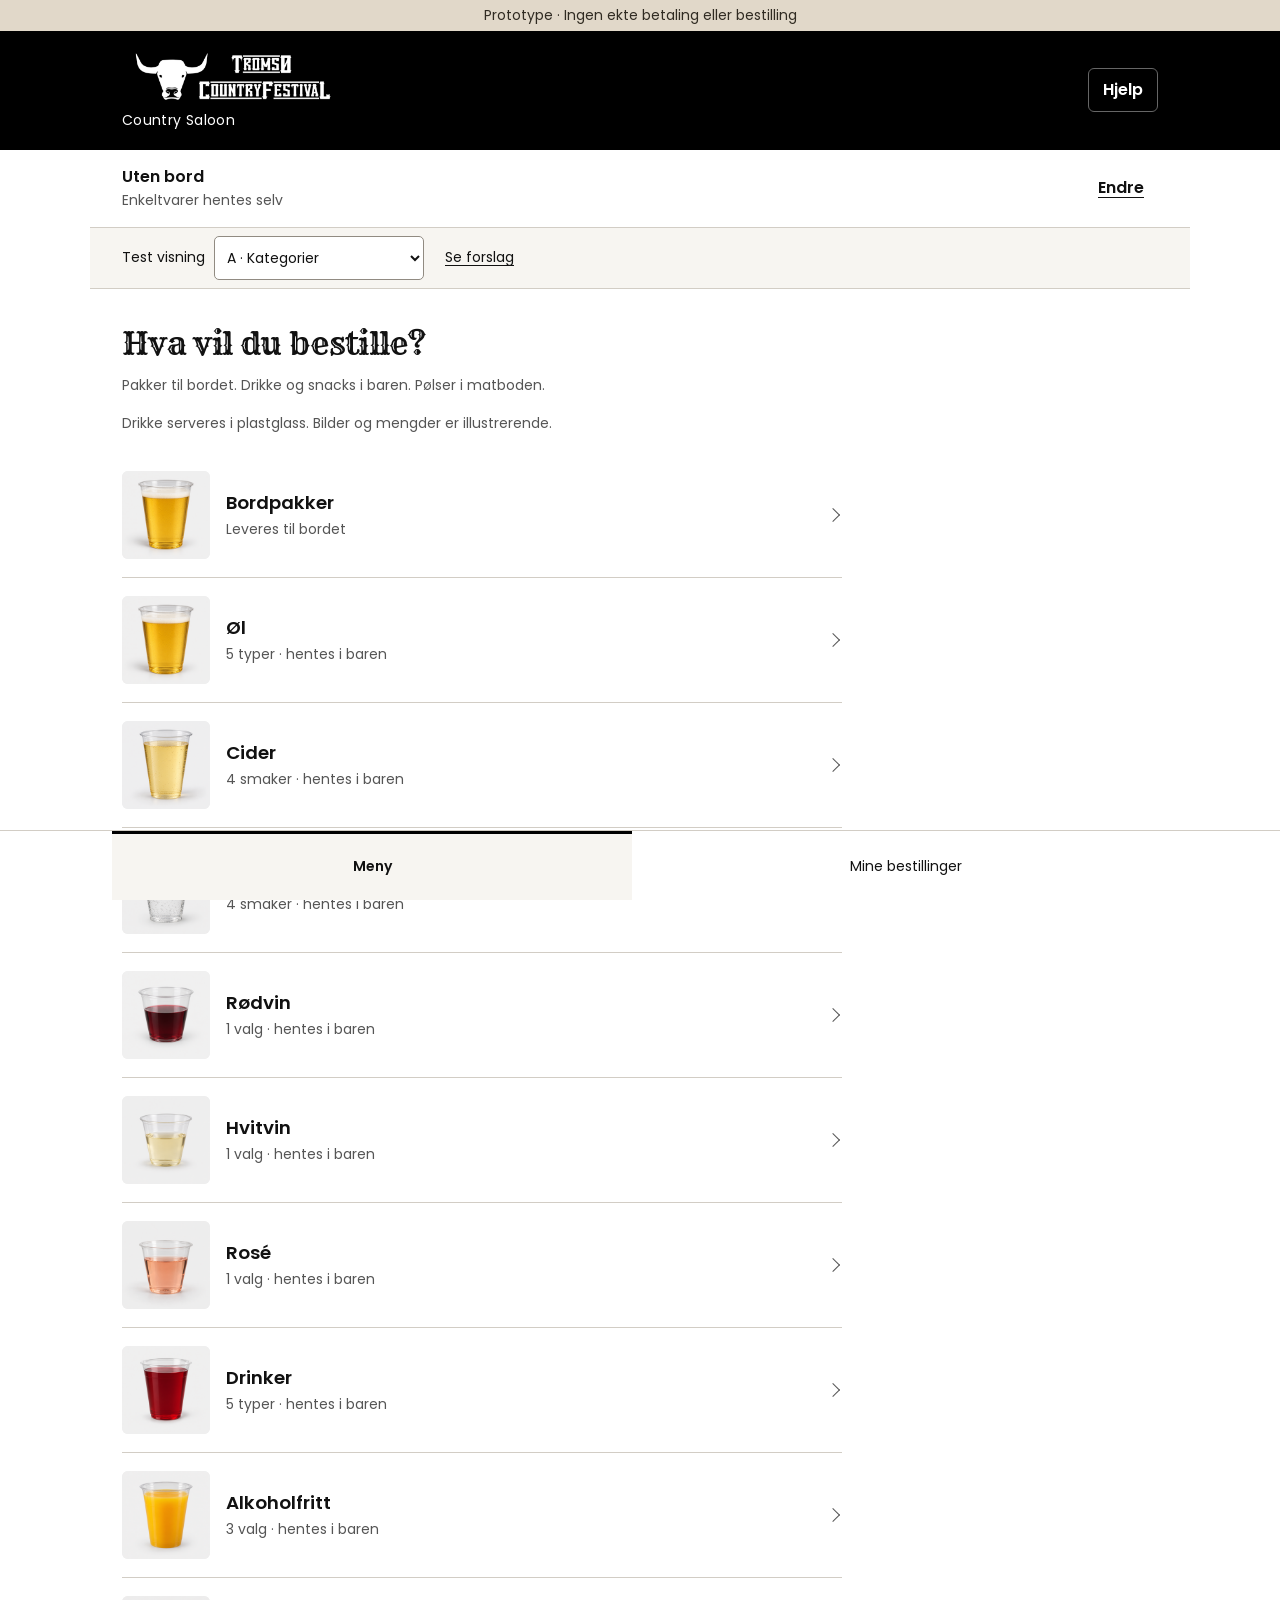
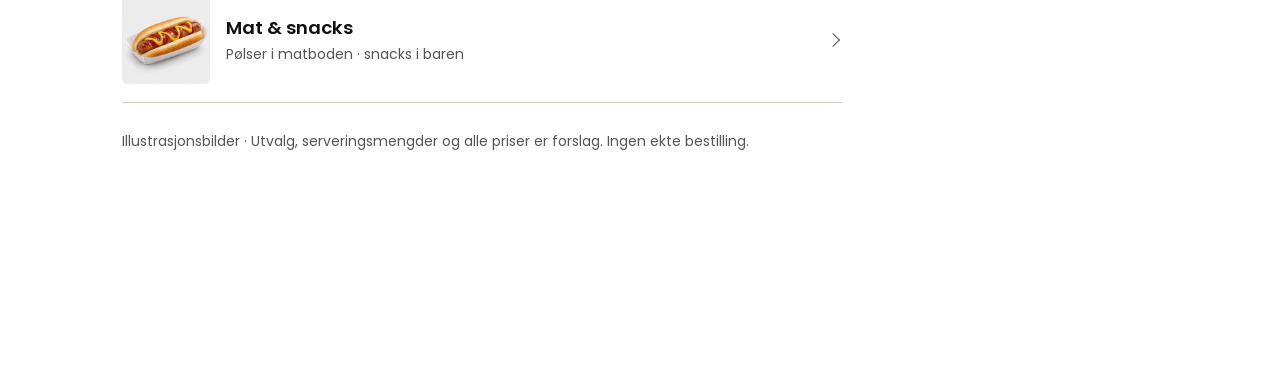
<file: index.html>
<!doctype html>
<html lang="nb"><head><meta charset="utf-8"><meta name="viewport" content="width=device-width,initial-scale=1,viewport-fit=cover"><meta name="theme-color" content="#000"><title>Country Saloon · Bestilling</title><link rel="stylesheet" href="styles.css?v=4"><script src="menu-data.js?v=4" defer></script><script src="app.js?v=4" defer></script></head><body>
<a class="skip" href="#main">Hopp til innhold</a><div class="demo-strip">Prototype · Ingen ekte betaling eller bestilling</div>
<header><div class="header-inner"><a class="brand" href="#meny"><img src="assets/logo.png" alt="Tromsø Countryfestival"><span>Country Saloon</span></a><button data-action="help">Hjelp</button></div></header>
<div class="location" id="location"><div><strong id="table-label">Uten bord</strong><small id="table-detail">Enkeltvarer hentes selv</small></div><button data-action="table">Endre</button></div>
<div class="prototype" id="prototype"><label for="layout">Test visning</label><select id="layout"><option value="A">A · Kategorier</option><option value="B">B · Leveringssted</option><option value="C">C · Menyliste</option></select><a href="design.html">Se forslag</a></div>
<div id="notice" class="notice" role="status" hidden></div><main id="main" tabindex="-1" aria-busy="true"><h1>Bestill mat og drikke</h1><p>Henter menyen …</p></main>
<div class="cart-dock" id="cart-dock" hidden></div><nav class="bottom-nav" id="nav" aria-label="Hovedmeny"><button data-action="menu">Meny</button><button data-action="orders">Mine bestillinger <span id="order-count"></span></button></nav>
<dialog id="table-dialog" aria-labelledby="table-title"><form id="table-form"><div class="dialog-top"><h2 id="table-title">Hvor sitter du?</h2><button type="button" data-close="table-dialog">Lukk</button></div><p>Pakker leveres til bordet. Enkeltvarer hentes i baren, og pølser i matboden.</p><label class="field-label" for="table-select">Bord</label><select id="table-select"><option value="">Uten bord · jeg henter selv</option></select><p class="muted">Bordnummeret står på bordet. Pakker i kurven beholdes hvis du bytter til «Uten bord», men kan ikke bestilles før et bord er valgt.</p><button class="primary full" type="submit">Bruk dette valget</button></form></dialog>
<dialog id="help-dialog" aria-labelledby="help-title"><div class="dialog-top"><h2 id="help-title">Om prototypen</h2><button data-close="help-dialog">Lukk</button></div><p><strong>Ingen ekte betaling eller bestilling.</strong> Alle priser er arbeidsforslag. Utvalg, oppskrifter og full allergeninformasjon må avklares før salg.</p><p>Drikken serveres i plastglass. Bildene er illustrasjoner; farge og fyllingsnivå er ikke en produktspesifikasjon. Vin kjøpes inn separat fra Mack. Merker og oppskrifter for drinker avklares.</p><h3>Slik tester du</h3><p>Velg varer, kontroller hentested og gjennomfør demobetaling. Pakker krever et bord. Enkeltvarer hentes i baren; pølser hentes i matboden.</p><p>Under «Mine bestillinger» finner du lagrede ordrenumre og status. Personalevisningen kan endre status for hvert leveringssted.</p><p class="note"><strong>Dette er en lokal demo.</strong> Bestillinger deles bare mellom faner i samme nettleser på samme enhet. Telefonen og datamaskinen deler ikke ordre. GitHub Pages har ingen delt server i denne prototypen.</p><p><a id="staff-link" class="button full" href="?visning=personale" target="_blank" rel="noopener">Åpne personalevisning i ny fane</a></p><details class="test-panel"><summary>Test betalingsfeil og designforslag</summary><label class="check"><input type="checkbox" id="fail-payment">La neste demobetaling feile</label><p class="muted">Kurven beholdes. Prøv igjen for å fullføre.</p><p>Alternativ A med kategorier er valgt som startvisning for prototypen. B og C er fortsatt tilgjengelige for sammenligning.</p><a href="design.html">Se alle tre designforslag</a></details><p class="muted">Demobestillinger blir borte hvis nettleserdataene tømmes. Ikke legg inn ekte betalingsopplysninger.</p></dialog>
<div class="sr-only" id="announcer" role="status" aria-live="polite" aria-atomic="true"></div><noscript><p class="notice">Slå på JavaScript i nettleseren for å teste prototypen.</p></noscript>
</body></html>
</file>
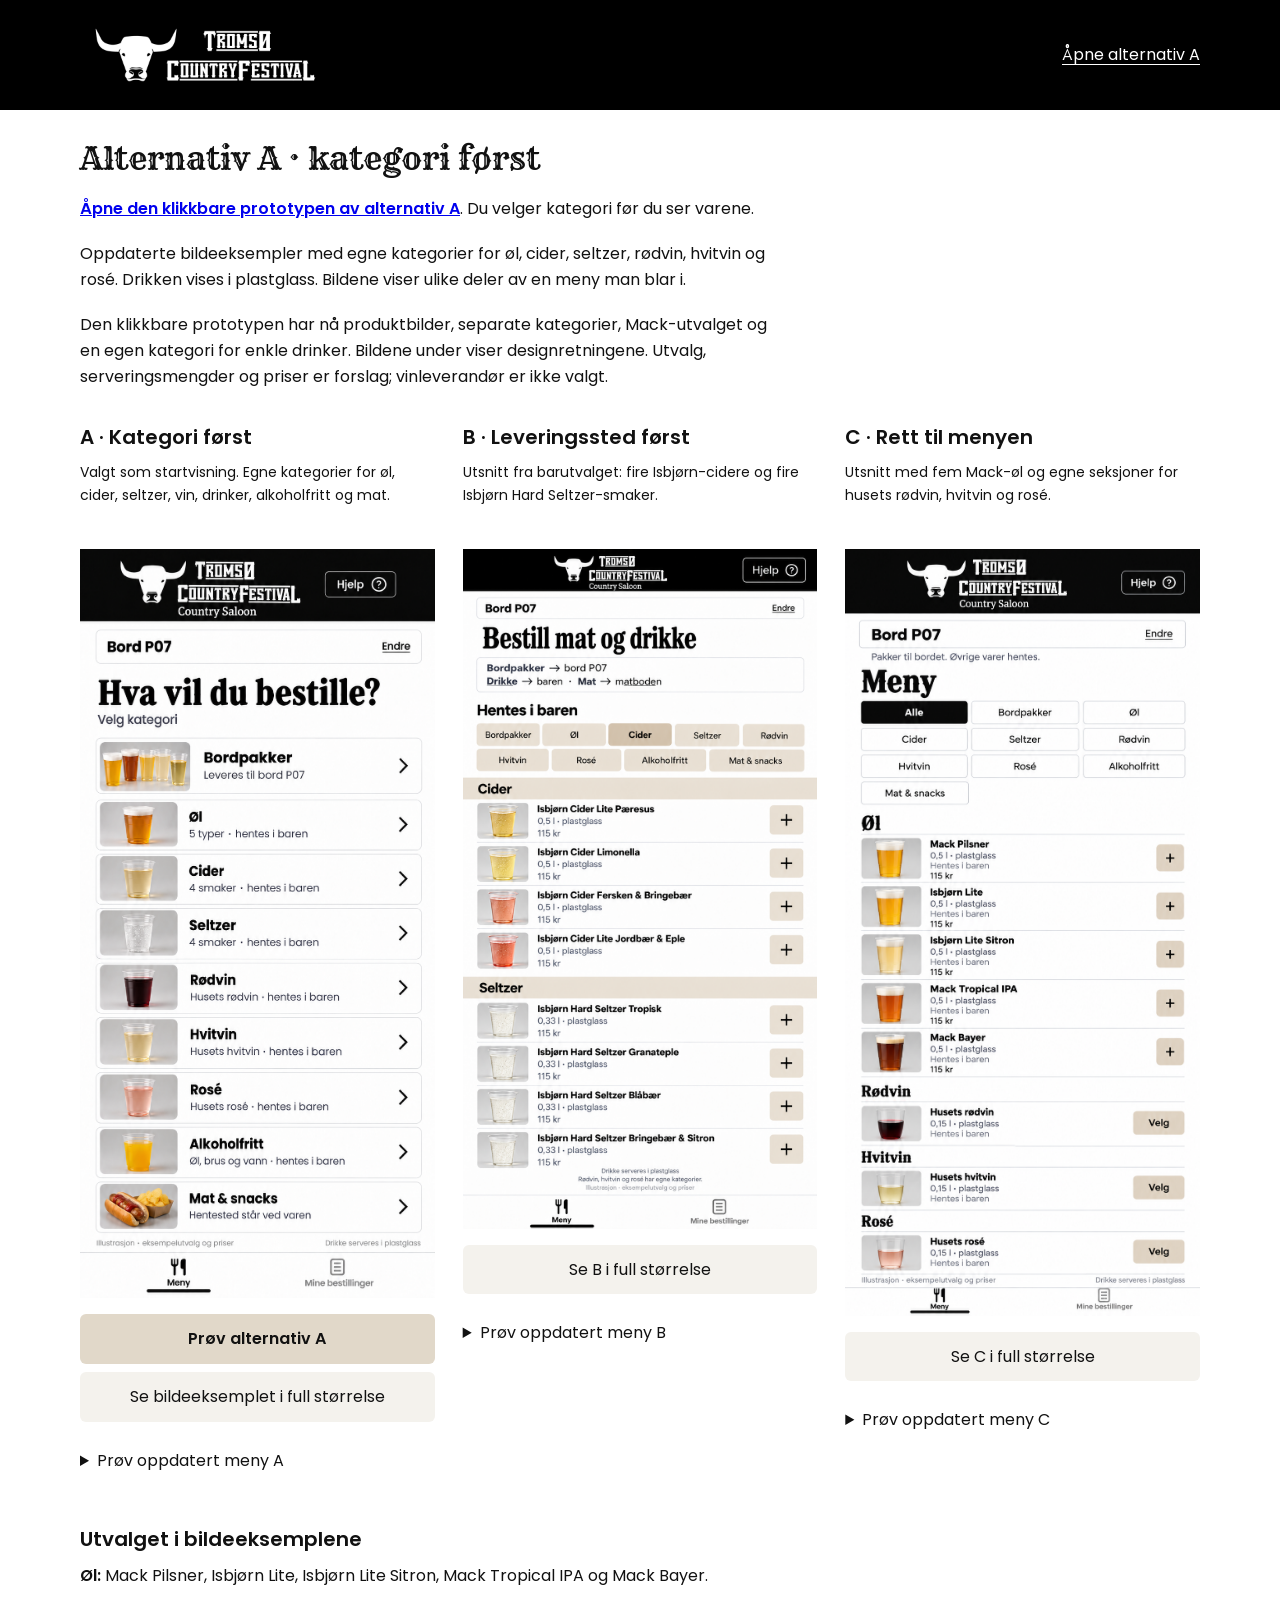
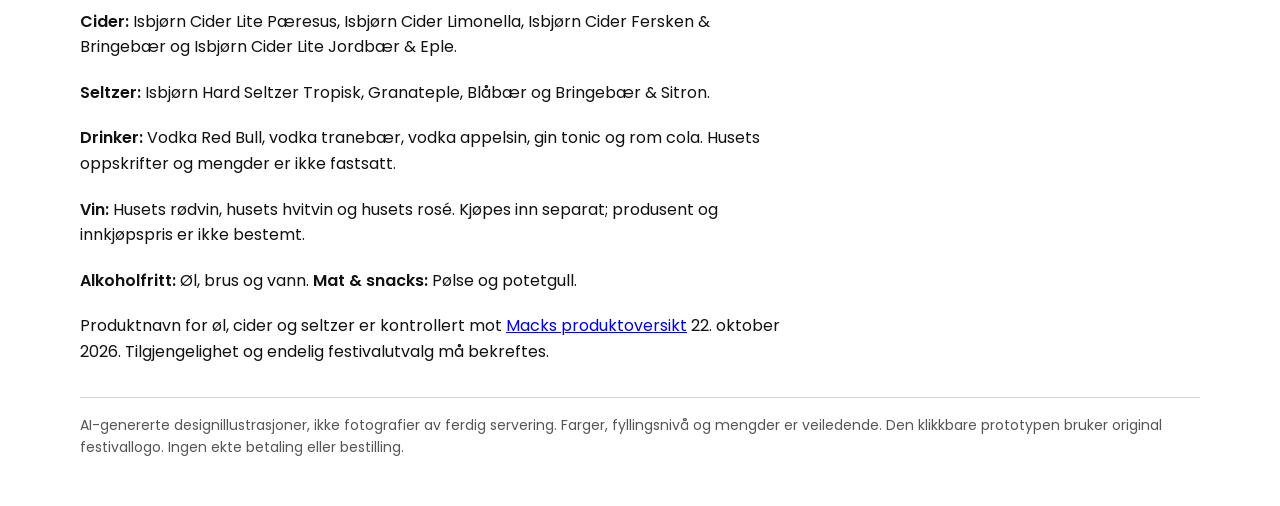
<file: design.html>
<!doctype html>
<html lang="nb">
<meta charset="utf-8">
<meta name="viewport" content="width=device-width, initial-scale=1">
<meta name="theme-color" content="#000000">
<title>Tre menyforslag · Country Saloon</title>
<style>
@font-face{font-family:Poppins;src:url(assets/Poppins-Regular.ttf);font-weight:400;font-display:swap}@font-face{font-family:Poppins;src:url(assets/Poppins-SemiBold.ttf);font-weight:600;font-display:swap}@font-face{font-family:Rye;src:url(assets/Rye.ttf);font-display:swap}
*{box-sizing:border-box}body{margin:0;background:#fff;color:#111;font:16px/1.6 Poppins,Arial,sans-serif}header{background:#000;color:#fff;padding:24px max(20px,calc((100vw - 1120px)/2));display:flex;align-items:center;gap:24px;flex-wrap:wrap}header img{width:248px;max-width:100%;height:auto}header a{margin-left:auto;color:#fff;text-underline-offset:4px;min-height:44px;display:inline-flex;align-items:center}main{max-width:1160px;margin:auto;padding:28px 20px 48px}h1{font:32px/1.3 Rye,Georgia,serif;margin:0 0 16px}h2{font-size:20px;margin:0 0 8px}p{max-width:70ch;margin:0 0 20px}.options{display:grid;grid-template-columns:repeat(3,minmax(0,1fr));gap:28px;margin-top:32px}.options article{min-width:0}.options article>p{font-size:14px;min-height:68px}.options img{display:block;width:100%;height:auto;background:#f4f2ed}.actions{display:flex;flex-direction:column;gap:8px;margin:16px 0}.actions a{display:block;background:#e1d8c9;color:#111;font-weight:600;padding:12px 16px;min-height:48px;text-decoration:none;text-align:center;border-radius:6px}.actions a:last-child{background:#f4f2ed;font-weight:400}a:focus-visible{outline:3px solid #111;outline-offset:4px}header a:focus-visible{outline-color:#e1d8c9}::selection{color:#fff;background:#111}footer{margin-top:32px;border-top:1px solid #d7d5d1;padding-top:16px;font-size:14px;color:#555}@media(max-width:760px){.options{grid-template-columns:1fr;gap:44px}.options article>p{min-height:0}.options img{max-width:440px;margin:auto}header img{width:216px}h1{font-size:28px}}@media(prefers-reduced-motion:no-preference){a{transition:background-color 140ms ease-out}.actions a:hover{background:#d5c9b5}}
</style>
<style>summary{min-height:44px;padding:10px 0;cursor:pointer}details a{display:inline-flex;align-items:center;min-height:44px;text-underline-offset:4px}summary:focus-visible{outline:3px solid #111;outline-offset:4px}</style>
<header><img src="assets/logo.png" alt="Tromsø Countryfestival"><a href="index.html?oppsett=A&amp;v=4">Åpne alternativ A</a></header>
<main>
<h1>Alternativ A · kategori først</h1>
<p><a href="index.html?oppsett=A&amp;v=4"><strong>Åpne den klikkbare prototypen av alternativ A</strong></a>. Du velger kategori før du ser varene.</p>
<p>Oppdaterte bildeeksempler med egne kategorier for øl, cider, seltzer, rødvin, hvitvin og rosé. Drikken vises i plastglass. Bildene viser ulike deler av en meny man blar i.</p>
<p>Den klikkbare prototypen har nå produktbilder, separate kategorier, Mack-utvalget og en egen kategori for enkle drinker. Bildene under viser designretningene. Utvalg, serveringsmengder og priser er forslag; vinleverandør er ikke valgt.</p>
<div class="options">
<article><h2>A · Kategori først</h2><p>Valgt som startvisning. Egne kategorier for øl, cider, seltzer, vin, drinker, alkoholfritt og mat.</p><img src="assets/design-a-v2.png" alt="Ni kategorier: bordpakker, øl, cider, seltzer, rødvin, hvitvin, rosé, alkoholfritt og mat og snacks. Drikke illustrert i plastglass." width="863" height="1823"><div class="actions"><a href="index.html?oppsett=A&amp;v=4">Prøv alternativ A</a><a href="assets/design-a-v2.png">Se bildeeksemplet i full størrelse</a></div><details><summary>Prøv oppdatert meny A</summary><p><a href="index.html?oppsett=A&amp;henting=1">Uten bord</a> · <a href="index.html?oppsett=A&amp;bord=P07">Med bord P07</a></p></details></article>
<article><h2>B · Leveringssted først</h2><p>Utsnitt fra barutvalget: fire Isbjørn-cidere og fire Isbjørn Hard Seltzer-smaker.</p><img src="assets/design-b-v2.png" alt="Cider og seltzer i separate seksjoner, fire Mack-varianter i hver. Plastglass og eksempelstørrelse ved hver vare." width="906" height="1736"><div class="actions"><a href="assets/design-b-v2.png">Se B i full størrelse</a></div><details><summary>Prøv oppdatert meny B</summary><p><a href="index.html?oppsett=B&amp;henting=1">Uten bord</a> · <a href="index.html?oppsett=B&amp;bord=P07">Med bord P07</a></p></details></article>
<article><h2>C · Rett til menyen</h2><p>Utsnitt med fem Mack-øl og egne seksjoner for husets rødvin, hvitvin og rosé.</p><img src="assets/design-c-v2.png" alt="Fem øl: Mack Pilsner, Isbjørn Lite, Isbjørn Lite Sitron, Mack Tropical IPA og Mack Bayer. Deretter rødvin, hvitvin og rosé i separate seksjoner. Alt i plastglass." width="853" height="1844"><div class="actions"><a href="assets/design-c-v2.png">Se C i full størrelse</a></div><details><summary>Prøv oppdatert meny C</summary><p><a href="index.html?oppsett=C&amp;henting=1">Uten bord</a> · <a href="index.html?oppsett=C&amp;bord=P07">Med bord P07</a></p></details></article>
</div>
<section style="margin-top:40px"><h2>Utvalget i bildeeksemplene</h2>
<p><strong>Øl:</strong> Mack Pilsner, Isbjørn Lite, Isbjørn Lite Sitron, Mack Tropical IPA og Mack Bayer.</p>
<p><strong>Cider:</strong> Isbjørn Cider Lite Pæresus, Isbjørn Cider Limonella, Isbjørn Cider Fersken &amp; Bringebær og Isbjørn Cider Lite Jordbær &amp; Eple.</p>
<p><strong>Seltzer:</strong> Isbjørn Hard Seltzer Tropisk, Granateple, Blåbær og Bringebær &amp; Sitron.</p>
<p><strong>Drinker:</strong> Vodka Red Bull, vodka tranebær, vodka appelsin, gin tonic og rom cola. Husets oppskrifter og mengder er ikke fastsatt.</p>
<p><strong>Vin:</strong> Husets rødvin, husets hvitvin og husets rosé. Kjøpes inn separat; produsent og innkjøpspris er ikke bestemt.</p>
<p><strong>Alkoholfritt:</strong> Øl, brus og vann. <strong>Mat &amp; snacks:</strong> Pølse og potetgull.</p>
<p>Produktnavn for øl, cider og seltzer er kontrollert mot <a href="https://mack.no/produkter/">Macks produktoversikt</a> 22. oktober 2026. Tilgjengelighet og endelig festivalutvalg må bekreftes.</p>
</section>
<footer>AI-genererte designillustrasjoner, ikke fotografier av ferdig servering. Farger, fyllingsnivå og mengder er veiledende. Den klikkbare prototypen bruker original festivallogo. Ingen ekte betaling eller bestilling.</footer>
</main>
</html>
</file>
<file: styles.css>
@font-face{font-family:Poppins;src:url('assets/Poppins-Regular.ttf') format('truetype');font-weight:400;font-display:swap}@font-face{font-family:Poppins;src:url('assets/Poppins-SemiBold.ttf') format('truetype');font-weight:600 800;font-display:swap}@font-face{font-family:Rye;src:url('assets/Rye.ttf') format('truetype');font-weight:400;font-display:swap}
:root{--ink:#111;--muted:#555;--line:#d2cdc5;--beige:#e1d8c9;--soft:#f7f5f1;--focus:#76613e;--page:1100px;font-family:Poppins,Arial,sans-serif;font-size:16px;line-height:1.55;color:var(--ink);background:#fff;color-scheme:light;font-synthesis:none}*{box-sizing:border-box}body{margin:0;padding-bottom:calc(170px + env(safe-area-inset-bottom))}button,input,select{font:inherit;color:inherit}button,a,select,summary{touch-action:manipulation;-webkit-tap-highlight-color:transparent}button{cursor:pointer;min-height:44px;border:1px solid var(--line);border-radius:6px;background:#fff;padding:9px 14px;font-weight:600;line-height:1.4}button:disabled{cursor:not-allowed;opacity:.5}button:not(:disabled):hover,.button:hover{background:var(--soft)}button:not(:disabled):active{transform:translateY(1px)}:focus-visible{outline:3px solid var(--focus);outline-offset:3px}::selection{background:var(--beige);color:#000}a{color:inherit;text-underline-offset:.2em}input,select{min-height:48px;border:1px solid #918b82;border-radius:5px;background:#fff;padding:10px 12px;max-width:100%;accent-color:#000;caret-color:#111}select{cursor:pointer}h1,h2,h3,p,figure{margin:0}h1{font-family:Rye,Georgia,serif;font-weight:400;font-size:1.875rem;line-height:1.25;text-wrap:balance;letter-spacing:-.02em;margin-bottom:12px}h2{font-size:1.2rem;line-height:1.4;font-weight:600;margin-bottom:8px}h3{font-size:1.05rem;font-weight:600;line-height:1.4;margin-bottom:8px}p+p{margin-top:12px}strong{font-weight:600}.muted,small{color:var(--muted);font-size:.875rem}.sr-only{position:absolute!important;width:1px;height:1px;padding:0;overflow:hidden;clip:rect(0,0,0,0);white-space:nowrap;border:0}.skip{position:fixed;top:-100px;left:16px;z-index:100;padding:12px;background:#fff}.skip:focus{top:8px}.demo-strip{font-size:.875rem;text-align:center;padding:5px 10px;background:var(--beige);line-height:1.5;color:#302b22}header{background:#000;color:#fff}.header-inner{max-width:var(--page);margin:auto;min-height:98px;padding:14px 20px;display:flex;align-items:center;justify-content:space-between;gap:18px}.brand{display:flex;flex-direction:column;align-items:flex-start;text-decoration:none;gap:6px}.brand img{width:190px;height:auto;max-height:62px;object-fit:contain;object-position:left center}.brand span{font-size:.875rem;letter-spacing:.025em}.header-inner>button{border-color:#666;background:transparent;color:#fff;min-width:63px}.header-inner>button:hover{background:#292929}.location{max-width:var(--page);margin:auto;display:flex;justify-content:space-between;align-items:center;gap:12px;padding:13px 20px;border-bottom:1px solid var(--line);min-height:70px}.location>div{display:flex;flex-direction:column;gap:1px}.location small{font-size:.875rem}.location button{border:0;text-decoration:underline;text-underline-offset:4px;min-width:68px}.prototype{max-width:var(--page);margin:auto;display:flex;align-items:center;gap:9px;padding:8px 20px;background:var(--soft);border-bottom:1px solid var(--line);font-size:.875rem}.prototype select{font-size:.875rem;min-height:44px;padding:8px;flex:1;min-width:0;max-width:210px}.prototype a{margin-left:auto;font-size:.875rem;min-height:44px;display:flex;align-items:center}.notice{max-width:var(--page);margin:14px auto 0;padding:14px 20px;border:1px solid #8b7a60;background:var(--soft);font-size:.875rem}[hidden]{display:none!important}main{max-width:var(--page);margin:auto;padding:26px 20px 30px;outline:none}.intro{margin-bottom:24px;max-width:680px}.intro>p{font-size:.875rem;color:var(--muted)}.filters{display:flex;gap:8px;overflow-x:auto;scrollbar-width:thin;scrollbar-color:#918b82 var(--soft);padding:3px 2px 12px;margin:0 -2px 14px}.filters button{font-size:.875rem;white-space:nowrap;padding:9px 13px}.filters button[aria-pressed=true],.choices button[aria-pressed=true],.tip-options button[aria-pressed=true],.staff-filters button[aria-pressed=true]{background:#000;color:#fff;border-color:#000}.menu-section{margin-top:28px}.menu-section:first-child{margin-top:0}.section-heading{margin-bottom:2px;padding-bottom:12px;border-bottom:1px solid var(--line)}.section-heading h2{margin:0}.destination{background:var(--beige);padding:14px 16px;border:0;margin:0 -16px}.destination h2{font-size:1.0625rem}.section-detail{font-size:.875rem;color:var(--muted);padding:10px 0 4px}.product-row{display:flex;align-items:center;justify-content:space-between;gap:14px;padding:18px 0;border-bottom:1px solid var(--line);min-width:0}.product-copy{min-width:0;flex:1}.product-title{font-size:1rem;font-weight:600;line-height:1.45;overflow-wrap:anywhere}.product-detail{font-size:.875rem;color:var(--muted);margin-top:3px}.product-route{font-size:.875rem;color:#4b4234;margin-top:5px}.product-price{font-size:.9375rem;margin-top:8px;font-variant-numeric:tabular-nums;font-weight:600}.row-action{flex:0 0 auto;min-width:64px}.quantity{display:flex;align-items:center;gap:4px;flex:0 0 auto}.quantity button{padding:8px;min-width:44px;font-size:1.125rem;font-weight:400}.quantity output{min-width:22px;text-align:center;font-size:.875rem;font-variant-numeric:tabular-nums}.allergens{margin-top:6px;color:var(--muted);font-size:.875rem}.allergens summary{cursor:pointer;text-decoration:underline;text-underline-offset:3px;min-height:44px;display:flex;align-items:center;width:max-content;max-width:100%}.allergens p{padding:7px 0;max-width:55ch}.group-entry{padding:20px 0;border-bottom:1px solid var(--line);display:flex;gap:16px;align-items:center;justify-content:space-between}.group-entry p{font-size:.875rem;color:var(--muted);margin-top:5px}.group-entry button{flex:0 0 auto}.category-doors{display:grid;gap:0}.category-door{width:100%;text-align:left;display:block;padding:22px 0;border:0;border-radius:0;border-bottom:1px solid var(--line)}.category-door:first-child{padding:23px 18px;background:var(--beige);border-radius:8px;border-bottom:0;margin-bottom:10px}.category-door strong{display:block;font-size:1.15rem}.category-door span{display:block;font-size:.875rem;font-weight:400;color:var(--muted);margin-top:4px}.back{border:0;padding:4px 0;text-decoration:underline;text-underline-offset:4px;margin-bottom:12px;font-weight:400}.button{display:inline-flex;align-items:center;justify-content:center;min-height:48px;padding:12px 18px;border:1px solid #918b82;border-radius:6px;text-decoration:none;font-weight:600;font-size:.9375rem;line-height:1.4;cursor:pointer}.primary{background:#000;color:#fff;border-color:#000;min-height:48px}.primary:not(:disabled):hover{background:#2d2d2d;color:#fff}.full{width:100%}.note{padding:14px;background:var(--soft);font-size:.875rem;margin:18px 0;line-height:1.6}.note strong{display:block;margin-bottom:4px}.error{font-size:.875rem;font-weight:600;padding:12px 0;max-width:65ch}.config{max-width:720px}.field-label{display:block;font-weight:600;font-size:.875rem;margin:18px 0 8px}.fieldset{border:0;padding:0;margin:26px 0}.fieldset legend{font-size:1.05rem;font-weight:600;margin-bottom:12px}.choices{display:flex;gap:8px;flex-wrap:wrap}.choices button{flex:1;min-width:75px}.tiers{display:grid;gap:8px}.tiers button{text-align:left;display:grid;grid-template-columns:1fr auto;gap:4px 12px;padding:14px}.tiers small{grid-column:1/-1;font-weight:400;color:inherit;font-size:.875rem;opacity:.85}.mix{display:grid;grid-template-columns:1fr 1fr 1fr;gap:10px}.mix label,.remainder{font-size:.875rem;display:flex;flex-direction:column;gap:8px}.mix select{width:100%;min-width:0}.mix output{min-height:48px;display:flex;align-items:center;padding:10px 12px;background:var(--soft);border:1px solid var(--line);border-radius:5px;font-size:1rem}.contents{list-style:none;margin:12px 0;padding:0}.contents li{padding:6px 0;font-size:.9375rem}.config-total{display:flex;align-items:center;justify-content:space-between;border-top:1px solid var(--line);padding:20px 0;margin-top:24px;font-size:1.0625rem;font-variant-numeric:tabular-nums}.footnote{font-size:.875rem;color:var(--muted);margin-top:18px;max-width:65ch}.cart-layout{display:grid;gap:30px}.cart-lines .product-row{align-items:flex-start;flex-wrap:wrap}.cart-lines .product-copy{flex-basis:calc(100% - 115px)}.line-tools{display:flex;justify-content:space-between;align-items:center;gap:12px;width:100%;padding-top:4px}.text-button{border:0;background:transparent;padding:8px 0;text-decoration:underline;text-underline-offset:4px;font-weight:400;font-size:.875rem}.totals{border-top:1px solid var(--line);padding-top:14px;font-variant-numeric:tabular-nums}.total-row{display:flex;justify-content:space-between;gap:16px;padding:7px 0;font-size:.9375rem}.grand{font-size:1.125rem;font-weight:600;border-top:1px solid var(--line);margin-top:8px;padding:15px 0}.tip-section{padding:24px 0}.tip-options{display:flex;gap:7px;margin-top:12px;flex-wrap:wrap}.tip-options button{flex:1;white-space:nowrap;min-width:60px;font-size:.875rem}.tip-custom{margin-top:12px}.tip-custom input{width:100%}.route-summary{margin:18px 0}.route-summary>div{padding:10px 0;border-bottom:1px solid var(--line);font-size:.875rem}.route-summary strong{display:block;margin-bottom:3px}.checkout{max-width:720px}.checkout-items{margin:18px 0 26px}.checkout-item{display:flex;justify-content:space-between;gap:16px;padding:10px 0;font-size:.875rem}.checkout-item span:last-child{white-space:nowrap;font-variant-numeric:tabular-nums}.checkout-ack{font-size:.875rem;color:var(--muted);margin:18px 0 12px}.empty{padding:28px 0 50px;max-width:530px}.empty p{margin:12px 0 24px;color:var(--muted)}.orders-list{display:grid;gap:20px}.order-list-item{padding:20px 0;border-top:1px solid var(--line)}.order-meta{display:flex;justify-content:space-between;align-items:flex-start;gap:14px;font-variant-numeric:tabular-nums;margin-bottom:12px}.order-meta strong{font-size:1.0625rem;overflow-wrap:anywhere}.order-meta time{font-size:.875rem;color:var(--muted)}.order-preview{font-size:.875rem;line-height:1.8;margin:8px 0 16px}.receipt{max-width:760px}.order-number{font-size:1.5rem;font-weight:600;letter-spacing:.03em;padding:18px 0 8px;overflow-wrap:anywhere;font-variant-numeric:tabular-nums}.receipt time{font-size:.875rem;color:var(--muted)}.receipt-route{margin:24px 0 0;padding-top:20px;border-top:1px solid var(--line)}.route-title{display:flex;align-items:center;justify-content:space-between;gap:14px;margin-bottom:10px}.route-title h2{margin:0;font-size:1.0625rem}.status{font-size:.875rem;font-weight:600;padding:5px 8px;background:var(--soft);white-space:nowrap;border:1px solid var(--line);border-radius:4px}.status[data-status=klar]{background:var(--beige);border-color:#96856a}.status[data-status=utlevert]{background:#000;color:#fff;border-color:#000}.receipt-instruction{font-size:.875rem;margin-bottom:14px}.receipt-item{font-size:.875rem;padding:8px 0}.receipt-item p{font-size:.875rem;color:var(--muted);margin-top:3px}.receipt-totals{margin-top:28px}.receipt-actions{margin-top:24px;display:flex;gap:10px;flex-wrap:wrap}.receipt-actions>*{flex:1;min-width:145px}.staff-filters{display:flex;gap:8px;margin-bottom:24px}.staff-order{padding:24px 0;border-top:1px solid #918b82}.staff-route{margin-top:20px;background:var(--soft);padding:16px}.staff-route select{width:100%}.staff-route ul{padding-left:18px;font-size:.875rem;margin:12px 0}.staff-route li{margin:6px 0}.cart-dock{position:fixed;z-index:15;bottom:calc(70px + env(safe-area-inset-bottom));left:0;right:0;background:#fff;padding:10px 16px 12px;border-top:1px solid var(--line)}.cart-dock button{display:flex;justify-content:space-between;align-items:center;gap:16px;width:100%;max-width:1036px;margin:auto;min-height:52px;background:#000;color:#fff;border-color:#000;padding:12px 18px;font-size:.9375rem}.bottom-nav{position:fixed;z-index:20;bottom:0;left:0;right:0;padding:0 16px env(safe-area-inset-bottom);height:calc(70px + env(safe-area-inset-bottom));background:#fff;border-top:1px solid var(--line);display:flex;justify-content:center;gap:16px}.bottom-nav button,.bottom-nav a{border:0;border-top:3px solid transparent;border-radius:0;max-width:520px;flex:1;font-size:.875rem;text-align:center;display:flex;align-items:center;justify-content:center;gap:5px;padding:12px 8px;text-decoration:none;font-weight:400}.bottom-nav [aria-current=page]{border-top-color:#000;font-weight:600;background:var(--soft)}#order-count:not(:empty){font-size:.875rem;min-width:20px;min-height:20px;border-radius:10px;padding:1px 5px;background:var(--beige)}dialog{width:min(620px,calc(100% - 28px));max-height:calc(100dvh - 36px);border:0;padding:24px;border-radius:12px;color:var(--ink);box-shadow:0 18px 60px #0005;overflow:auto;background:#fff}dialog::backdrop{background:#0009}.dialog-top{display:flex;justify-content:space-between;gap:18px;align-items:flex-start;margin-bottom:16px}.dialog-top h2{font-family:Rye,Georgia,serif;font-weight:400;font-size:1.375rem;line-height:1.3;margin:8px 0}.dialog-top button{min-width:54px;border:0;text-decoration:underline;font-weight:400}dialog p{font-size:.875rem}dialog h3{margin-top:26px}dialog select{width:100%;margin-bottom:12px}dialog .primary{margin-top:20px}.test-panel{margin:24px 0;border-top:1px solid var(--line);border-bottom:1px solid var(--line);padding-bottom:12px}.test-panel>summary{cursor:pointer;padding:16px 0;font-size:.875rem;font-weight:600;min-height:48px}.check{display:flex;align-items:center;gap:12px;font-size:.875rem;min-height:48px}.check input{width:22px;min-height:22px;flex:0 0 22px}.footer-note{font-size:.875rem;color:var(--muted);margin-top:28px}
@media(min-width:720px){.header-inner{min-height:112px;padding:18px 32px}.brand img{width:220px;max-height:70px}.location{padding:15px 32px}.prototype{padding:8px 32px}main{padding:34px 32px 44px}h1{font-size:2rem}.category-doors{max-width:720px}.menu-section{max-width:840px}.product-row{padding:20px 0}.destination{margin-left:0;margin-right:0}.cart-layout{grid-template-columns:minmax(0,1.4fr) minmax(280px,1fr);gap:46px}.cart-sidebar{align-self:start;position:sticky;top:24px;padding-top:8px}.orders-list{grid-template-columns:repeat(2,minmax(0,1fr));gap:30px}.tiers{grid-template-columns:repeat(3,minmax(0,1fr))}.tiers button{display:flex;flex-direction:column;align-items:flex-start;justify-content:flex-start}.tiers button span{font-size:.875rem}.staff-orders{display:grid;grid-template-columns:repeat(2,minmax(0,1fr));gap:32px}.prototype a{margin-left:12px}.section-heading h2{font-size:1.25rem}}
@media(max-width:370px){.header-inner{padding-left:16px;padding-right:16px}.brand img{width:174px}.location,main,.prototype{padding-left:16px;padding-right:16px}.prototype{gap:7px}.product-row{gap:10px}.product-title{font-size:.9375rem}.row-action{min-width:56px;padding-left:10px;padding-right:10px}.quantity{gap:0}.cart-lines .product-copy{flex-basis:calc(100% - 110px)}dialog{padding:20px}.bottom-nav{gap:6px}h1{font-size:1.625rem}.tip-options{gap:5px}.tip-options button{padding-left:9px;padding-right:9px}.order-number{font-size:1.25rem}}
@media(prefers-reduced-motion:no-preference){button,.button{transition:background-color .16s ease-out,color .16s ease-out,transform .16s ease-out}}
@media(prefers-reduced-motion:reduce){*,*::before,*::after{scroll-behavior:auto!important;animation:none!important;transition:none!important}}

.menu-guide{font-size:.875rem;color:var(--muted);margin:-8px 0 18px;max-width:65ch}
.filters{flex-wrap:wrap;overflow:visible;padding-bottom:6px}
.filters button{flex:1 1 calc(33.333% - 8px);white-space:normal;min-width:0;padding:9px 6px}
.menu-product{display:grid;grid-template-columns:72px minmax(0,1fr) auto;gap:10px 12px;align-items:start}
.product-image,.category-image,.variant-image{display:block;object-fit:contain;aspect-ratio:1;background:#f1f1f1;border-radius:6px}
.product-image{width:72px;height:72px;grid-column:1;grid-row:1/3}
.menu-product>.product-copy{grid-column:2;grid-row:1;min-width:0}
.menu-product>.row-action{grid-column:3;grid-row:1;min-width:48px;min-height:48px;padding:10px}
.menu-product>.quantity{grid-column:2/-1;grid-row:2;justify-self:end}
.group-entry>.product-image{flex:0 0 72px}
.category-door,.category-door:first-child{display:flex;align-items:center;gap:16px;padding:18px 0;background:#fff;border-radius:0;border-bottom:1px solid var(--line);margin:0}
.category-door:not(:disabled):hover{background:var(--soft)}
.category-image{width:72px;height:72px;flex:0 0 72px}
.category-copy{flex:1;min-width:0}
.category-door .category-arrow{width:10px;height:10px;flex:0 0 10px;margin:0 4px 0 0;border-top:1.5px solid currentColor;border-right:1.5px solid currentColor;transform:rotate(45deg)}
.selection-status{font-weight:600;font-variant-numeric:tabular-nums;padding:10px 0;border-bottom:1px solid var(--line)}
.selection-hint{font-size:.875rem;margin-top:12px}
.variant-group{margin-top:24px}
.variant-row{display:grid;grid-template-columns:48px minmax(0,1fr) 76px;align-items:center;gap:12px;padding:12px 0;border-bottom:1px solid var(--line);font-size:.875rem}
.variant-image{width:48px;height:48px}
.variant-row select{width:76px;padding:10px;min-height:48px}
.legacy-choice{display:flex;flex-direction:column;gap:8px;font-size:.875rem;min-width:0;max-width:100%}
.legacy-choice select{width:100%}
@media(min-width:720px){.filters{max-width:840px}.filters button{flex:0 0 auto;padding:10px 14px}.menu-product{grid-template-columns:96px minmax(0,1fr) auto;gap:12px 20px}.product-image{width:96px;height:96px}.menu-product>.quantity{grid-column:3;grid-row:1}.category-image{width:88px;height:88px;flex-basis:88px}}
@media(max-width:340px){.filters button{flex-basis:calc(50% - 8px)}.menu-product{grid-template-columns:56px minmax(0,1fr) 44px;gap:10px}.product-image{width:56px;height:56px}.menu-product>.row-action{min-width:44px}.category-image{width:56px;height:56px;flex-basis:56px}.category-door{gap:12px}.variant-row{gap:8px;grid-template-columns:40px minmax(0,1fr) 64px}.variant-image{width:40px;height:40px}.variant-row select{width:64px}}
</file>
